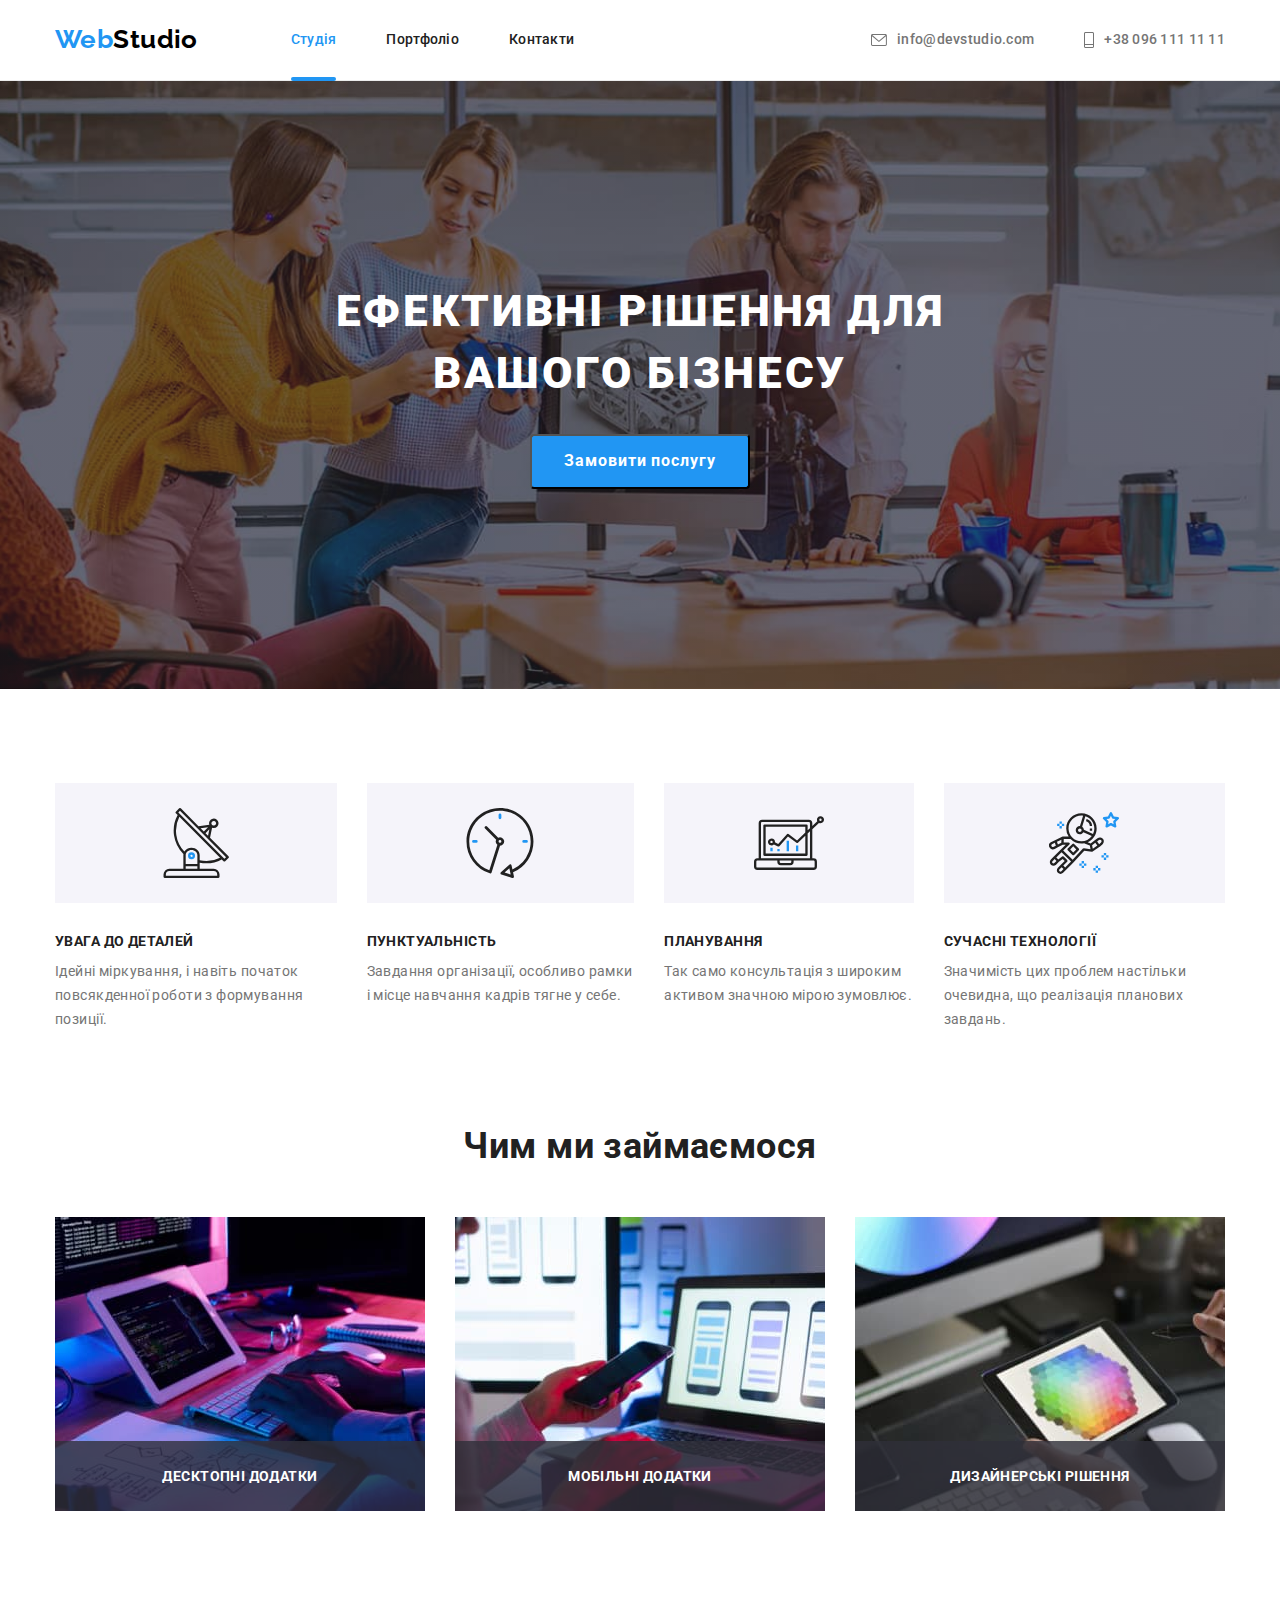
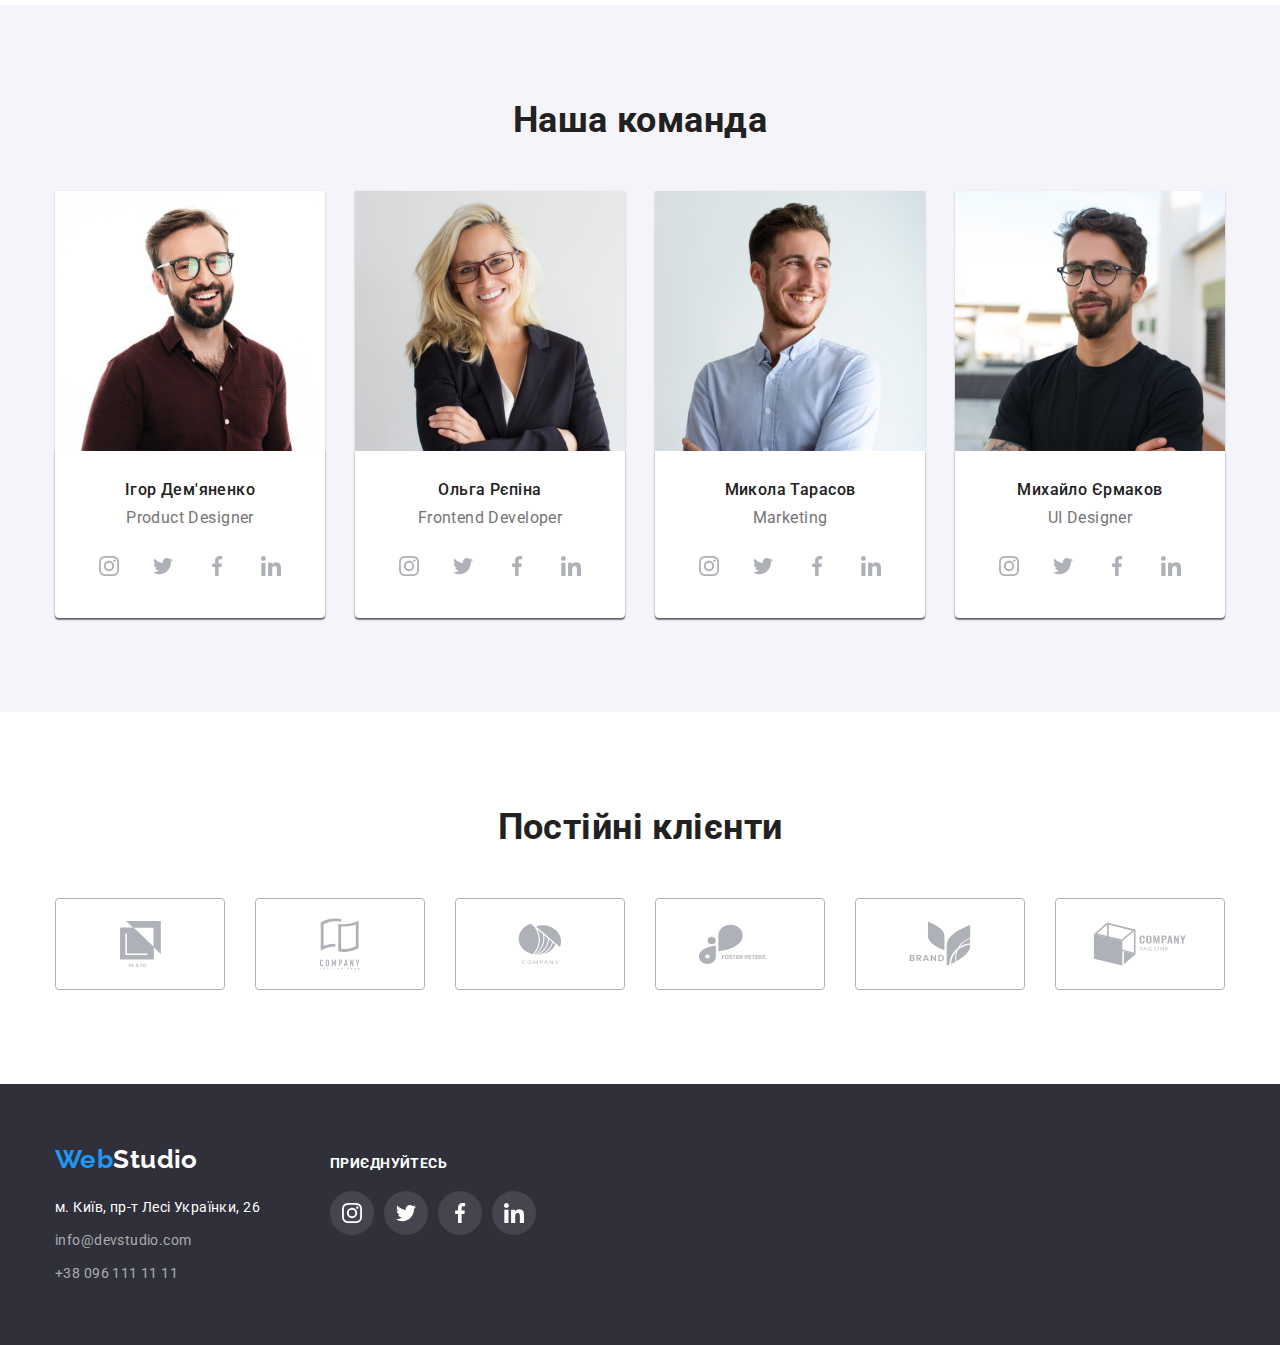
<file: index.html>
<!DOCTYPE html>
<html lang="uk">
  <head>
    <meta charset="UTF-8" />
    <meta http-equiv="X-UA-Compatible" content="IE=edge" />
    <meta name="viewport" content="width=device-width, initial-scale=1.0" />
    <title>Web Studio</title>
    <link rel="preconnect" href="https://fonts.googleapis.com" />
    <link rel="preconnect" href="https://fonts.gstatic.com" crossorigin />
    <link
      href="https://fonts.googleapis.com/css2?family=Raleway:wght@700&family=Roboto:wght@400;500;700;900&display=swap"
      rel="stylesheet"
    />
    <link
      rel="stylesheet"
      href="https://cdnjs.cloudflare.com/ajax/libs/modern-normalize/1.1.0/modern-normalize.min.css"
    />
    <link rel="stylesheet" href="./css/styles.css" />
  </head>
  <body>
    <!-- Шапка сторінки -->
    <header>
      <!-- Навігація на інші сторінки -->
      <div class="container main-nav">
        <nav class="main-nav">
          <a href="./index.html" class="logo main-nav"
            ><span class="logo-word">Web</span>Studio</a
          >
          <ul class="site-nav">
            <li class="item">
              <a href="./index.html" class="link current">Студія</a>
            </li>
            <li class="item">
              <a href="./portfolio.html" class="link">Портфоліо</a>
            </li>
            <li class="item"><a href="#" class="link">Контакти</a></li>
          </ul>
        </nav>
        <!-- Контакти -->
        <ul class="auth-nav">
          <li class="item">
            <a href="mailto:info@devstudio.com" class="link">
              <svg class="envelope" height="12" width="16">
                <use href="./images/sprite.svg#icon-envelope"></use>
              </svg>
              info@devstudio.com
            </a>
          </li>
          <li class="item">
            <a href="tel:+380961111111" class="link">
              <svg class="tel" height="16" width="10">
                <use href="./images/sprite.svg#icon-tel"></use>
              </svg>
              +38 096 111 11 11
            </a>
          </li>
        </ul>
      </div>
    </header>
    <!-- Основний контент -->
    <main>
      <!-- Герой -->
      <section class="hero">
        <div class="container">
          <h1 class="hero-title">Ефективні рішення для вашого бізнесу</h1>
          <button data-modal-open type="button" class="button primary">
            Замовити послугу
          </button>
        </div>
      </section>
      <!-- Наші особливості -->
      <section class="section">
        <div class="container">
          <h2 class="section-title visually-hidden">Наші особливості</h2>
          <ul class="features">
            <li class="item">
              <div class="icon">
                <svg width="70" height="70">
                  <use href="./images/sprite.svg#icon-details"></use>
                </svg>
              </div>
              <h3 class="title">Увага до деталей</h3>
              <p class="text">
                Ідейні міркування, і навіть початок повсякденної роботи з
                формування позиції.
              </p>
            </li>
            <li class="item">
              <div class="icon">
                <svg width="70" height="70">
                  <use href="./images/sprite.svg#icon-clock"></use>
                </svg>
              </div>
              <h3 class="title">Пунктуальність</h3>
              <p class="text">
                Завдання організації, особливо рамки і місце навчання кадрів
                тягне у себе.
              </p>
            </li>
            <li class="item">
              <div class="icon">
                <svg width="70" height="70">
                  <use href="./images/sprite.svg#icon-diagram"></use>
                </svg>
              </div>
              <h3 class="title">Планування</h3>
              <p class="text">
                Так само консультація з широким активом значною мірою зумовлює.
              </p>
            </li>
            <li class="item">
              <div class="icon">
                <svg width="70" height="70">
                  <use href="./images/sprite.svg#icon-astronaut"></use>
                </svg>
              </div>
              <h3 class="title">Сучасні технології</h3>
              <p class="text">
                Значимість цих проблем настільки очевидна, що реалізація
                планових завдань.
              </p>
            </li>
          </ul>
        </div>
      </section>
      <!-- Чим ми займаємося -->
      <section class="section no-padding">
        <div class="container">
          <h2 class="section-title">Чим ми займаємося</h2>
          <ul class="section-list">
            <li class="item">
              <div class="tumb">
                <img
                  src="./images/img.jpg"
                  alt="Десктопні додатки"
                  width="370"
                />
                <p class="tumb-label">Десктопні додатки</p>
              </div>
            </li>
            <li class="item">
              <div class="tumb">
                <img
                  src="./images/img-2.jpg"
                  alt="Мобільні додатки"
                  width="370"
                />
                <p class="tumb-label">Мобільні додатки</p>
              </div>
            </li>
            <li class="item">
              <div class="tumb">
                <img
                  src="./images/img-3.jpg"
                  alt="Дизайнерські рішення"
                  width="370"
                />
                <p class="tumb-label">Дизайнерські рішення</p>
              </div>
            </li>
          </ul>
        </div>
      </section>
      <!-- Наша команда -->
      <section class="section">
        <div class="container">
          <h2 class="section-title">Наша команда</h2>
          <ul class="worker">
            <li class="item">
              <img
                src="./images/img-4.jpg"
                alt="Усміхнений мужчина в окулярах"
                width="270"
                class="img"
              />
              <div class="element">
                <h3 class="worker-title">Ігор Дем'яненко</h3>
                <p lang="en" class="worker-text">Product Designer</p>
                <ul class="network">
                  <li>
                    <a class="link" href="">
                      <svg height="20" width="20">
                        <use href="./images/sprite.svg#icon-instagram"></use>
                      </svg>
                    </a>
                  </li>
                  <li>
                    <a class="link" href="">
                      <svg height="20" width="20">
                        <use href="./images/sprite.svg#icon-twitter"></use>
                      </svg>
                    </a>
                  </li>
                  <li>
                    <a class="link" href="">
                      <svg height="20" width="20">
                        <use href="./images/sprite.svg#icon-facebook"></use>
                      </svg>
                    </a>
                  </li>
                  <li>
                    <a class="link" href="">
                      <svg height="20" width="20">
                        <use href="./images/sprite.svg#icon-linkedin"></use>
                      </svg>
                    </a>
                  </li>
                </ul>
              </div>
            </li>
            <li class="item">
              <img
                src="./images/img-5.jpg"
                alt="Усміхнена дівчина"
                width="270"
                class="img"
              />
              <div class="element">
                <h3 class="worker-title">Ольга Рєпіна</h3>
                <p lang="en" class="worker-text">Frontend Developer</p>
                <ul class="network">
                  <li>
                    <a class="link" href="">
                      <svg height="20" width="20">
                        <use href="./images/sprite.svg#icon-instagram"></use>
                      </svg>
                    </a>
                  </li>
                  <li>
                    <a class="link" href="">
                      <svg height="20" width="20">
                        <use href="./images/sprite.svg#icon-twitter"></use>
                      </svg>
                    </a>
                  </li>
                  <li>
                    <a class="link" href="">
                      <svg height="20" width="20">
                        <use href="./images/sprite.svg#icon-facebook"></use>
                      </svg>
                    </a>
                  </li>
                  <li>
                    <a class="link" href="">
                      <svg height="20" width="20">
                        <use href="./images/sprite.svg#icon-linkedin"></use>
                      </svg>
                    </a>
                  </li>
                </ul>
              </div>
            </li>
            <li class="item">
              <img
                src="./images/img-6.jpg"
                alt="Усміхнений хлопець"
                width="270"
                class="img"
              />
              <div class="element">
                <h3 class="worker-title">Микола Тарасов</h3>
                <p lang="en" class="worker-text">Marketing</p>
                <ul class="network">
                  <li>
                    <a class="link" href="">
                      <svg height="20" width="20">
                        <use href="./images/sprite.svg#icon-instagram"></use>
                      </svg>
                    </a>
                  </li>
                  <li>
                    <a class="link" href="">
                      <svg height="20" width="20">
                        <use href="./images/sprite.svg#icon-twitter"></use>
                      </svg>
                    </a>
                  </li>
                  <li>
                    <a class="link" href="">
                      <svg height="20" width="20">
                        <use href="./images/sprite.svg#icon-facebook"></use>
                      </svg>
                    </a>
                  </li>
                  <li>
                    <a class="link" href="">
                      <svg height="20" width="20">
                        <use href="./images/sprite.svg#icon-linkedin"></use>
                      </svg>
                    </a>
                  </li>
                </ul>
              </div>
            </li>
            <li class="item">
              <img
                src="./images/img-7.jpg"
                alt="Хлопець в окулярах"
                width="270"
                class="img"
              />
              <div class="element">
                <h3 class="worker-title">Михайло Єрмаков</h3>
                <p lang="en" class="worker-text">UI Designer</p>
                <ul class="network">
                  <li>
                    <a class="link" href="">
                      <svg height="20" width="20">
                        <use href="./images/sprite.svg#icon-instagram"></use>
                      </svg>
                    </a>
                  </li>
                  <li>
                    <a class="link" href="">
                      <svg height="20" width="20">
                        <use href="./images/sprite.svg#icon-twitter"></use>
                      </svg>
                    </a>
                  </li>
                  <li>
                    <a class="link" href="">
                      <svg height="20" width="20">
                        <use href="./images/sprite.svg#icon-facebook"></use>
                      </svg>
                    </a>
                  </li>
                  <li>
                    <a class="link" href="">
                      <svg height="20" width="20">
                        <use href="./images/sprite.svg#icon-linkedin"></use>
                      </svg>
                    </a>
                  </li>
                </ul>
              </div>
            </li>
          </ul>
        </div>
      </section>
      <!-- Постійні клієнти -->
      <section class="section">
        <div class="container">
          <h2 class="section-title">Постійні клієнти</h2>
          <ul class="list-company">
            <li>
              <a class="link" href="">
                <svg width="41" height="46.7">
                  <use href="./images/sprite.svg#icon-company1"></use>
                </svg>
              </a>
            </li>
            <li>
              <a class="link" href="">
                <svg width="40" height="52">
                  <use href="./images/sprite.svg#icon-company2"></use>
                </svg>
              </a>
            </li>
            <li>
              <a class="link" href="">
                <svg width="43.63" height="41.18">
                  <use href="./images/sprite.svg#icon-company3"></use>
                </svg>
              </a>
            </li>
            <li>
              <a class="link" href="">
                <svg width="84.44" height="40.62">
                  <use href="./images/sprite.svg#icon-company4"></use>
                </svg>
              </a>
            </li>
            <li>
              <a class="link" href="">
                <svg width="62.54" height="45.43">
                  <use href="./images/sprite.svg#icon-company5"></use>
                </svg>
              </a>
            </li>
            <li>
              <a class="link" href="">
                <svg width="93.79" height="43.93">
                  <use href="./images/sprite.svg#icon-company6"></use>
                </svg>
              </a>
            </li>
          </ul>
        </div>
      </section>
    </main>
    <!-- Футер -->
    <footer class="footer">
      <div class="container">
        <div>
          <a href="./index.html" class="logo"
            ><span class="logo-word">Web</span>Studio</a
          >
          <!-- адреса -->
          <address>
            <ul class="adress">
              <li class="item">
                <a
                  href="https://goo.gl/maps/bKzN3VFKRx83bwKXA"
                  target="_blank"
                  rel="noopener noreferrer nofollow"
                  class="adress-title"
                  >м. Київ, пр-т Лесі Українки, 26</a
                >
              </li>
              <li>
                <a href="mailto:info@devstudio.com" class="adress-link"
                  >info@devstudio.com</a
                >
              </li>
              <li>
                <a href="tel:+380961111111" class="adress-link"
                  >+38 096 111 11 11</a
                >
              </li>
            </ul>
          </address>
        </div>
        <!-- соціальні мережі -->
        <div class="footer-network">
          <p class="network-title">приєднуйтесь</p>
          <ul class="network-list">
            <li>
              <a class="link" href="">
                <svg height="20" width="20">
                  <use href="./images/sprite.svg#icon-instagram"></use>
                </svg>
              </a>
            </li>
            <li>
              <a class="link" href="">
                <svg height="20" width="20">
                  <use href="./images/sprite.svg#icon-twitter"></use>
                </svg>
              </a>
            </li>
            <li>
              <a class="link" href="">
                <svg height="20" width="20">
                  <use href="./images/sprite.svg#icon-facebook"></use>
                </svg>
              </a>
            </li>
            <li>
              <a class="link" href="">
                <svg height="20" width="20">
                  <use href="./images/sprite.svg#icon-linkedin"></use>
                </svg>
              </a>
            </li>
          </ul>
        </div>
      </div>
    </footer>
    <!-- модалка -->
    <div class="backdrop is-hidden" data-modal>
      <div class="modal">
        <button data-modal-close type="button" class="modal-button">
          <svg height="18" width="18" class="modal-icon">
            <use href="./images/sprite.svg#icon-close"></use>
          </svg>
        </button>
      </div>
    </div>
    <script src="./js/modal.js"></script>
  </body>
</html>
</file>
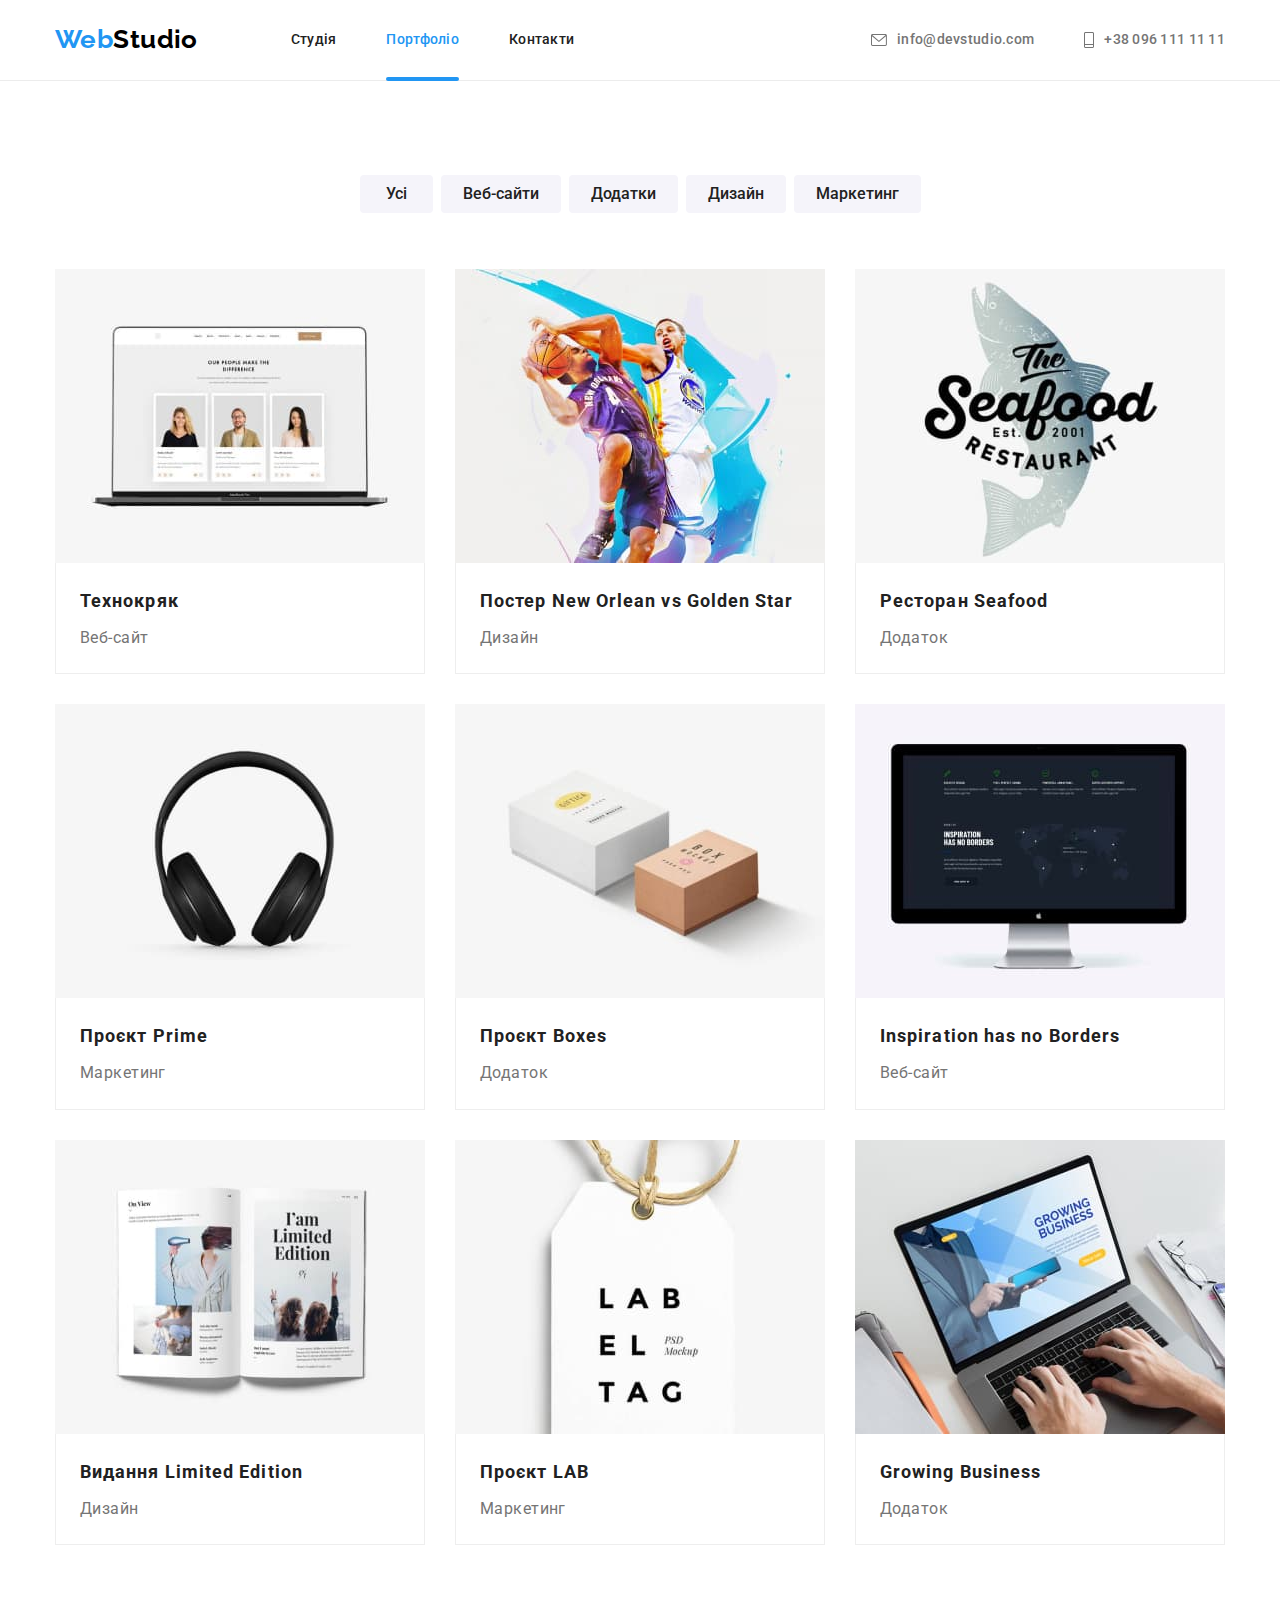
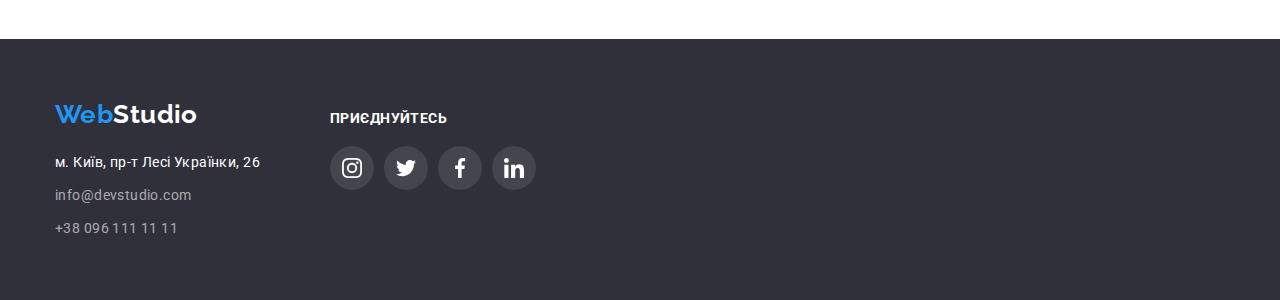
<file: portfolio.html>
<!DOCTYPE html>
<html lang="uk">
  <head>
    <meta charset="UTF-8" />
    <meta http-equiv="X-UA-Compatible" content="IE=edge" />
    <meta name="viewport" content="width=device-width, initial-scale=1.0" />
    <title>Web Studio</title>
    <link rel="preconnect" href="https://fonts.googleapis.com" />
    <link rel="preconnect" href="https://fonts.gstatic.com" crossorigin />
    <link
      href="https://fonts.googleapis.com/css2?family=Raleway:wght@700&family=Roboto:wght@400;500;700;900&display=swap"
      rel="stylesheet"
    />
    <link
      rel="stylesheet"
      href="https://cdnjs.cloudflare.com/ajax/libs/modern-normalize/1.1.0/modern-normalize.min.css"
    />
    <link rel="stylesheet" href="./css/styles.css" />
  </head>
  <body>
    <!-- Шапка сторінки -->
    <header>
      <!-- Навігація на інші сторінки -->
      <div class="container main-nav">
        <nav class="main-nav">
          <a href="./index.html" class="logo main-nav"
            ><span class="logo-word">Web</span>Studio</a
          >
          <ul class="site-nav">
            <li class="item">
              <a href="./index.html" class="link">Студія</a>
            </li>
            <li class="item">
              <a href="./portfolio.html" class="link current">Портфоліо</a>
            </li>
            <li class="item"><a href="#" class="link">Контакти</a></li>
          </ul>
        </nav>
        <!-- Контакти -->
        <ul class="auth-nav">
          <li class="item">
            <a href="mailto:info@devstudio.com" class="link">
              <svg class="envelope" height="12" width="16">
                <use href="./images/sprite.svg#icon-envelope"></use>
              </svg>
              info@devstudio.com
            </a>
          </li>
          <li class="item">
            <a href="tel:+380961111111" class="link">
              <svg class="tel" height="16" width="10">
                <use href="./images/sprite.svg#icon-tel"></use>
              </svg>
              +38 096 111 11 11
            </a>
          </li>
        </ul>
      </div>
    </header>
    <!--  Основний контент -->
    <main>
      <section class="section">
        <div class="container">
          <!-- заголовок -->
          <h1 class="visually-hidden">Портфоліо</h1>
          <!-- кнопки-фільтри -->
          <ul class="filter">
            <li class="item">
              <button type="button" class="button secondary current">
                Усі
              </button>
            </li>
            <li class="item">
              <button type="button" class="button secondary">Веб-сайти</button>
            </li>
            <li class="item">
              <button type="button" class="button secondary">Додатки</button>
            </li>
            <li class="item">
              <button type="button" class="button secondary">Дизайн</button>
            </li>
            <li class="item">
              <button type="button" class="button secondary">Маркетинг</button>
            </li>
          </ul>
          <!-- картки портфоліо -->
          <ul class="work-list">
            <li>
              <a href="" class="link">
                <div class="thumb">
                  <img
                    src="./images/img-8(1).jpg"
                    alt="Група людей"
                    width="370"
                  />
                  <p class="overlay">
                    Ресурс пропонує комплексні пропозиції з різним рівнем
                    функціоналу та сервісів. Все це дозволить відвідувачу
                    отримати вичерпні відомості про компанію чи приватну особу.
                  </p>
                </div>
                <div class="project">
                  <h2 class="project-title">Технокряк</h2>
                  <p class="project-text">Веб-сайт</p>
                </div>
              </a>
            </li>
            <li>
              <a href="" class="link">
                <div class="thumb">
                  <img
                    src="./images/img-8.jpg"
                    alt="Баскетболісти"
                    width="370"
                  />
                  <p class="overlay">
                    Ресурс пропонує комплексні пропозиції з різним рівнем
                    функціоналу та сервісів. Все це дозволить відвідувачу
                    отримати вичерпні відомості про компанію чи приватну особу.
                  </p>
                </div>
                <div class="project">
                  <h2 class="project-title">
                    Постер New Orlean vs Golden Star
                  </h2>
                  <p class="project-text">Дизайн</p>
                </div>
              </a>
            </li>
            <li>
              <a href="" class="link">
                <div class="thumb">
                  <img
                    src="./images/img-9.jpg"
                    alt="Лого ресторану"
                    width="370"
                  />
                  <p class="overlay">
                    Ресурс пропонує комплексні пропозиції з різним рівнем
                    функціоналу та сервісів. Все це дозволить відвідувачу
                    отримати вичерпні відомості про компанію чи приватну особу.
                  </p>
                </div>
                <div class="project">
                  <h2 class="project-title">Ресторан Seafood</h2>
                  <p class="project-text">Додаток</p>
                </div>
              </a>
            </li>
            <li>
              <a href="" class="link">
                <div class="thumb">
                  <img src="./images/img-10.jpg" alt="Навушники" width="370" />
                  <p class="overlay">
                    Ресурс пропонує комплексні пропозиції з різним рівнем
                    функціоналу та сервісів. Все це дозволить відвідувачу
                    отримати вичерпні відомості про компанію чи приватну особу.
                  </p>
                </div>
                <div class="project">
                  <h2 class="project-title">Проєкт Prime</h2>
                  <p class="project-text">Маркетинг</p>
                </div>
              </a>
            </li>
            <li>
              <a href="" class="link">
                <div class="thumb">
                  <img src="./images/img-11.jpg" alt="Коробки" width="370" />
                  <p class="overlay">
                    Ресурс пропонує комплексні пропозиції з різним рівнем
                    функціоналу та сервісів. Все це дозволить відвідувачу
                    отримати вичерпні відомості про компанію чи приватну особу.
                  </p>
                </div>
                <div class="project">
                  <h2 class="project-title">Проєкт Boxes</h2>
                  <p class="project-text">Додаток</p>
                </div>
              </a>
            </li>
            <li>
              <a href="" class="link">
                <div class="thumb">
                  <img src="./images/img-12.jpg" alt="Монітор" width="370" />
                  <p class="overlay">
                    Ресурс пропонує комплексні пропозиції з різним рівнем
                    функціоналу та сервісів. Все це дозволить відвідувачу
                    отримати вичерпні відомості про компанію чи приватну особу.
                  </p>
                </div>
                <div class="project">
                  <h2 lang="en" class="project-title">
                    Inspiration has no Borders
                  </h2>
                  <p class="project-text">Веб-сайт</p>
                </div>
              </a>
            </li>
            <li>
              <a href="" class="link">
                <div class="thumb">
                  <img src="./images/img-13.jpg" alt="Журнал" width="370" />
                  <p class="overlay">
                    Ресурс пропонує комплексні пропозиції з різним рівнем
                    функціоналу та сервісів. Все це дозволить відвідувачу
                    отримати вичерпні відомості про компанію чи приватну особу.
                  </p>
                </div>
                <div class="project">
                  <h2 class="project-title">Видання Limited Edition</h2>
                  <p class="project-text">Дизайн</p>
                </div>
              </a>
            </li>
            <li>
              <a href="" class="link">
                <div class="thumb">
                  <img src="./images/img-14.jpg" alt="Бірка" width="370" />
                  <p class="overlay">
                    Ресурс пропонує комплексні пропозиції з різним рівнем
                    функціоналу та сервісів. Все це дозволить відвідувачу
                    отримати вичерпні відомості про компанію чи приватну особу.
                  </p>
                </div>
                <div class="project">
                  <h2 class="project-title">Проєкт LAB</h2>
                  <p class="project-text">Маркетинг</p>
                </div>
              </a>
            </li>
            <li>
              <a href="" class="link">
                <div class="thumb">
                  <img src="./images/img-15.jpg" alt="Ноутбук" width="370" />
                  <p class="overlay">
                    Ресурс пропонує комплексні пропозиції з різним рівнем
                    функціоналу та сервісів. Все це дозволить відвідувачу
                    отримати вичерпні відомості про компанію чи приватну особу.
                  </p>
                </div>
                <div class="project">
                  <h2 lang="en" class="project-title">Growing Business</h2>
                  <p class="project-text">Додаток</p>
                </div>
              </a>
            </li>
          </ul>
        </div>
      </section>
    </main>
    <!-- Футер -->
    <footer class="footer">
      <div class="container">
        <div>
          <a href="./index.html" class="logo"
            ><span class="logo-word">Web</span>Studio</a
          >
          <!-- адреса -->
          <address>
            <ul class="adress">
              <li class="item">
                <a
                  href="https://goo.gl/maps/bKzN3VFKRx83bwKXA"
                  target="_blank"
                  rel="noopener noreferrer nofollow"
                  class="adress-title"
                  >м. Київ, пр-т Лесі Українки, 26</a
                >
              </li>
              <li>
                <a href="mailto:info@devstudio.com" class="adress-link"
                  >info@devstudio.com</a
                >
              </li>
              <li>
                <a href="tel:+380961111111" class="adress-link"
                  >+38 096 111 11 11</a
                >
              </li>
            </ul>
          </address>
        </div>
        <!-- соціальні мережі -->
        <div class="footer-network">
          <p class="network-title">приєднуйтесь</p>
          <ul class="network-list">
            <li>
              <a class="link" href="">
                <svg height="20" width="20">
                  <use href="./images/sprite.svg#icon-instagram"></use>
                </svg>
              </a>
            </li>
            <li>
              <a class="link" href="">
                <svg height="20" width="20">
                  <use href="./images/sprite.svg#icon-twitter"></use>
                </svg>
              </a>
            </li>
            <li>
              <a class="link" href="">
                <svg height="20" width="20">
                  <use href="./images/sprite.svg#icon-facebook"></use>
                </svg>
              </a>
            </li>
            <li>
              <a class="link" href="">
                <svg height="20" width="20">
                  <use href="./images/sprite.svg#icon-linkedin"></use>
                </svg>
              </a>
            </li>
          </ul>
        </div>
      </div>
    </footer>
  </body>
</html>
</file>
<file: css/styles.css>
:root {
    --primary-text-color:#757575;
    --secondary-gray-color:#F5F4FA;
    --title-text-color:#212121;
    --accent-color:#2196F3;
    --primary-white-color:#FFFFFF;
    --secondary-white-color:rgba(255, 255, 255, 0.6);
    --background-grey:#2F303A;
    --hover-blue-color:#188CE8;
    --primary-icon-color:#AFB1B8;
    --decoration-color:#000000;
}

header {
    border-bottom: 1px solid #ECECEC;
}

body {
    background-color: var(--primary-white-color);
    color: var(--primary-text-color);

    font-family: roboto, sans-serif;
    letter-spacing: 0.03em;
    font-size: 14px;
}

h1, h2, h3, p, ul {
    margin-top: 0;
    margin-bottom: 0;
}

img, svg {
    display: block;
}

.container {
margin: 0 auto;
padding: 0 15px;
width: 1200px;
}

/* logo */
.logo {
    color: #000000;

    font-family: Raleway, sans-serif;
    font-weight: 700;
    font-size: 26px;
    text-decoration: none;
}

.logo-word {
    color: var(--accent-color);

    font-family: Raleway, sans-serif;
}

/* маркери */
ul {
    list-style: none;
    padding-inline-start: 0;
}

/* прихований текст */
.visually-hidden {
  position: absolute;
    white-space: nowrap;
    width: 1px;
    height: 1px;
    overflow: hidden;
    border: 0;
    padding: 0;
    clip: rect(0 0 0 0);
    clip-path: inset(50%);
    margin: -1px;
}

/* main nav */
.main-nav {
    display: flex;
    align-self: center;
}

/* site nav */
.site-nav {
    display: flex;
    gap:50px;
    margin-left: 93px;
}

.site-nav .item {
    position: relative;

    flex-basis: calc((100%-100px)/3);
}

.site-nav .link {
    display: block;
    padding-top: 32px;
    padding-bottom: 32px;

    color: var(--title-text-color);
    letter-spacing: 0.02em;

    font-weight: 500;
    line-height: 1.14;
    text-decoration: none;

    transition: color 250ms cubic-bezier(0.4,0,0.2,1);
}

.site-nav .link.current::after {
    content:'';
    position: absolute;
    left: 0;
    bottom: -1px;

    width: 100%;
    height: 4px;
    border-radius: 2px;

    background-color: var(--accent-color);
}

.site-nav .link:hover,
.site-nav .link:focus {
    color: var(--accent-color);
}

.site-nav .link.current {
    color: var(--accent-color);
}

/* контакти */
.auth-nav {
    display: flex;
    margin-left: auto;
}

.auth-nav .item+ .item {
    margin-left: 50px;
}

.auth-nav .item {
    display: flex;
    align-items: center;
}

.auth-nav .tel,
.auth-nav .envelope {
    margin-right: 10px;
}

.auth-nav .link {
    display: flex;
    padding-top: 32px;
    padding-bottom: 32px;
    align-items:center;

    color: var(--primary-text-color);
    fill: var(--primary-text-color);

    font-weight: 500;
    line-height: 1.14;
    letter-spacing: 0.02em;
    text-decoration: none;

    transition: color 250ms cubic-bezier(0.4,0,0.2,1), 
                fill 250ms cubic-bezier(0.4,0,0.2,1);
}

.auth-nav .link:hover,
.auth-nav .link:focus {
    color: var(--accent-color);
    fill: currentColor;
}

/* footer */
.footer {
    padding-top: 60px;
    padding-bottom: 60px;

    background-color: var(--background-grey);
}

.footer .logo {
    display: block;
    margin-bottom: 20px;

    color: var(--primary-white-color);

    font-family: Raleway, sans-serif;
    font-weight: 700;
    font-size: 26px;
    line-height: calc(31/26);
    text-decoration: none;
}

.footer .container {
    display: flex;
    align-items:baseline;
}

.adress {
    display: flex;
    flex-direction: column;
    gap:9px;

    font-style: normal;   
}

.adress-title {
    color: var(--primary-white-color);

    text-decoration: none;
    line-height: calc(24/14);
}

.adress-link {
    color: var(--secondary-white-color);

    text-decoration: none;
    line-height: calc(24/14);

    transition: color 250ms cubic-bezier(0.4,0,0.2,1);
}

.adress-link:hover,
.adress-link:focus {
    color: var(--accent-color);
}

.footer-network {
    margin-left: 70px;
    width: 206px;
}

.footer-network .network-title {
    margin-bottom: 20px;

    font-size: 14px;
    font-weight: 700;
    line-height: calc(16/14);
    text-transform: uppercase;

    color: var(--primary-white-color);
}

.footer-network .network-list {
    display: flex;
    justify-content: space-between;
    align-items:center;
}

.footer-network .link {
    display: flex;
    justify-content: center;
    align-items:center;
    height: 44px;
    width: 44px;
    border-radius:50%;

    background-color: rgba(255, 255, 255, 0.1);
}

.footer-network .link {
    fill: var(--primary-white-color);

    transition: background-color 250ms cubic-bezier(0.4,0,0.2,1);
}

.footer-network .link:hover,
.footer-network .link:focus {
    background-color: var(--accent-color);
}


/* index */
/* hero */
.hero {
    max-width: 1600px;
    margin: 0 auto;
    padding-top: 200px;
    padding-bottom: 200px;

    background-color: var(--background-grey);
    background-image:linear-gradient(
        to right, 
        rgba(47, 48, 58, 0.4), 
        rgba(47, 48, 58, 0.4)
        ), 
        url(../images/img-hero.jpg);
    background-position: center;
    background-size: cover;

    text-align: center;
}

.hero-title {
    width: 696px;
    margin: 0 auto;
    margin-bottom: 30px;

    color: var(--primary-white-color);

    font-style: normal;
    font-weight: 900;
    font-size: 44px;
    line-height: 1.4;
    letter-spacing: 0.06em;
    text-transform: uppercase;
}

/* button hero*/
.button {
    display: inline-block;
    border-radius: 4px;
    text-align: center;

    color: var(--primary-white-color);
    background-color: var(--accent-color);

    font-family: inherit;
    font-weight: 700;
    font-size: 16px;
    line-height: 1.9;
}

.button.primary {
    padding: 10px 32px;
    min-width: 216px;

    color: var(--primary-white-color);
    background-color: var(--accent-color);

    letter-spacing: 0.06em;
    cursor: pointer;

    transition: color 250ms cubic-bezier(0.4,0,0.2,1),
    background-color 250ms cubic-bezier(0.4,0,0.2,1);
}

.button.primary:hover,
 .button.primary:focus {
    color: var(--primary-white-color);
    background-color: var(--hover-blue-color);
}

/* модалка */

.backdrop.is-hidden {
    opacity: 0;
    pointer-events: none;
}

.modal {
    position: absolute;
    top: 50%;
    left: 50%;

    Width: 528px;
    Height: 581px;

    background-color: var(--primary-white-color);
    box-shadow: 0px 1px 3px rgba(0, 0, 0, 0.12), 
    0px 1px 1px rgba(0, 0, 0, 0.14), 0px 2px 1px rgba(0, 0, 0, 0.2);
    border-radius: 4px;
    opacity: 1;

    transform: scale(1) translate(-50%, -50%);
    transition: transform 250ms cubic-bezier(0.4, 0, 0.2, 1);
}

.backdrop.is-hidden .modal {
    transform: scale(0.8) translate(-50%, -50%);
    transition: transform 250ms cubic-bezier(0.4, 0, 0.2, 1);
}

.modal-button {
    position: absolute;
    top: 8px;
    right: 8px;

    display: flex;
    justify-content: center;
    align-items:center;

    height: 30px;
    width: 30px;
    border-radius: 50%;

    border: 1px solid rgba(0, 0, 0, 0.1);
    fill: var(--decoration-color);
    background-color: var(--primary-white-color);

    cursor: pointer;
}

/* features */
.features {
    display: flex;
    gap: 30px;
}

.features .icon {
    display: flex;
    align-items:center;
    justify-content: center;
    margin-bottom: 30px;
    height: 120px;

    background-color: var(--secondary-gray-color);
}

.features .title {
    margin-bottom: 10px;

    color: var(--title-text-color);

    font-size: 14px;
    line-height: calc(16/14);
    text-transform: uppercase;
}

.features .item {
    flex-basis: calc((100%-90px)/4);
}

.features .text {
    line-height: calc(24/14);
}

/* section */
.section {
    padding-top: 94px;
    padding-bottom: 94px;
}

.section:nth-child(4) {
    background-color: var(--secondary-gray-color);
}

.section.no-padding {
    padding-top: 0;
}

.section-title {
    margin-bottom: 50px;

    color: var(--title-text-color);

    font-size: 36px;
    line-height: calc(42/36);
    text-align: center;
}

.section-list {
    display: flex;
    gap: 30px;
}

.section-list .item {
    flex-basis: calc((100%-60)/3);
}

.section-list .tumb {
    position: relative;
}

.tumb-label {
    position: absolute;
    left: 0;
    bottom: 0;

    width: 100%;
    height: 70px;
    padding: 27px 0;

    background-color:rgba(47, 48, 58, 0.8);
    color: var(--primary-white-color);

    font-weight: 700;
    line-height: calc(16/14);
    text-align: center;
    text-transform: uppercase;
}

/* команда */
.team {
    padding-top: 94px;
    padding-bottom: 94px;

    background-color: var(--secondary-gray-color);
}
.worker .worker-title {
    margin-bottom: 10px;

    color: var(--title-text-color);

    font-weight: 500; 
    font-size: 16px;
    line-height: calc(18.75/16);
    text-align: center;
}

.worker {
    display: flex;
    gap:30px;
}

.worker .item {
    flex-basis: calc((100%-90px)/4);
}

.worker .worker-text {
    font-size: 16px;
    line-height: calc(18.75/16);
    text-align: center;
    margin-bottom: 16px;
}

.worker .network {
    display: flex;
    margin: 0 32px;
    gap:10px;
    align-items:center;
}

.network .link {
    display: flex;
    border-radius:50%;
    justify-content: center;
    align-items:center;
    height: 44px;
    width: 44px;

    fill: #AFB1B8;
    color: var(--primary-white-color);

    transition: background-color 250ms cubic-bezier(0.4,0,0.2,1),
    fill 250ms cubic-bezier(0.4,0,0.2,1);
}

.network .link:hover,
.network .link:focus {
    background-color: var(--accent-color);
    fill:currentColor;
} 

.worker .item {
    background-color: var(--primary-white-color);
    border-bottom-left-radius: 4px;
    border-bottom-right-radius: 4px;
    box-shadow: 0px 1px 3px rgba(0, 0, 0, 0.12), 0px 1px 1px rgba(0, 0, 0, 0.14), 0px 2px 1px rgba(0, 0, 0, 0.2);
}

.worker .element {
    border-bottom-left-radius: 4px;
    border-bottom-right-radius: 4px;
    box-shadow: 0px 1px 3px rgba(0, 0, 0, 0.12), 0px 1px 1px rgba(0, 0, 0, 0.14), 0px 2px 1px rgba(0, 0, 0, 0.2);
    padding-top: 30px;
    padding-bottom: 30px;
}

/* companies */

.list-company {
    display: flex;
    gap:30px;
}

.list-company .link {
    display: flex;
    align-items:center;
    justify-content: center;
    border-radius: 4px;
    height: 92px;
    width: 170px;

    border: 1px solid var(--primary-icon-color);
    fill: var(--primary-icon-color);
    color: var(--accent-color);

    cursor: pointer;

    transition: fill 250ms cubic-bezier(0.4,0,0.2,1),
    border 250ms cubic-bezier(0.4,0,0.2,1);
}

.list-company .link:hover,
.list-company .link:focus {
    fill: currentColor;
    border: 1px solid currentColor; 
}

/* portfolio */
/* button */
.button.secondary {
    padding: 6px 22px;
    min-width: 73px;

    color: var(--title-text-color);
    background-color: var(--secondary-gray-color);

    font-weight: 500;
    font-size: 16px;
    line-height: calc(26/16);
    cursor: pointer;
    border: none;

    transition: color 250ms cubic-bezier(0.4,0,0.2,1),
    background-color 250ms cubic-bezier(0.4,0,0.2,1),
    box-shadow 250ms cubic-bezier(0.4,0,0.2,1);
}

.button.secondary:hover,
.button.secondary:focus {
    color: var(--primary-white-color);
    background-color: var(--accent-color);
    box-shadow: 0px 3px 1px rgba(0, 0, 0, 0.1), 0px 1px 2px rgba(0, 0, 0, 0.08), 0px 2px 2px rgba(0, 0, 0, 0.12);
}

.section .filter {
    display: flex;
    gap: 8px;
    justify-content: center;
    margin-bottom: 56px;
}

/* work */
.work-list {
    display: flex;
    flex-wrap: wrap;
    gap: 30px;
}

.work-list .link {
    display: block;
    text-decoration: none;

    transition: box-shadow 250ms cubic-bezier(0.4,0,0.2,1);
}

.work-list .link:hover,
.work-list .link:focus {
    box-shadow: 0px 1px 1px rgba(0, 0, 0, 0.12), 0px 4px 4px rgba(0, 0, 0, 0.06), 1px 4px 6px rgba(0, 0, 0, 0.16);
}

/* overlay */

.work-list .thumb {
    position: relative;
    overflow: hidden;
}

.work-list .overlay {
    position: absolute;
    bottom: 0;
    left: 0;

    width: 100%;
    height: 100%;
    padding: 63px 24px;   

    color: var(--primary-white-color);
    background-color: var(--accent-color);
    opacity: 0.9;
    
    font-size: 18px;
    line-height: calc(28/18);

    transform: translatey(100%);
    transition: transform 250ms cubic-bezier(0.4,0,0.2,1);
}

.work-list .link:hover .overlay {
    transform: translatey(0);
}

.project .project-title {
    margin-bottom: 4px;

    color: var(--title-text-color);

    font-size: 18px;
    line-height: 2;
    letter-spacing: 0.06em;
}

.project .project-text {
    color: var(--primary-text-color);

    font-size: 16px;
    line-height: 1.9;
}

.project {
    border: 1px solid #EEEEEE;
    border-top: none;
    padding: 20px 24px;
}
</file>
